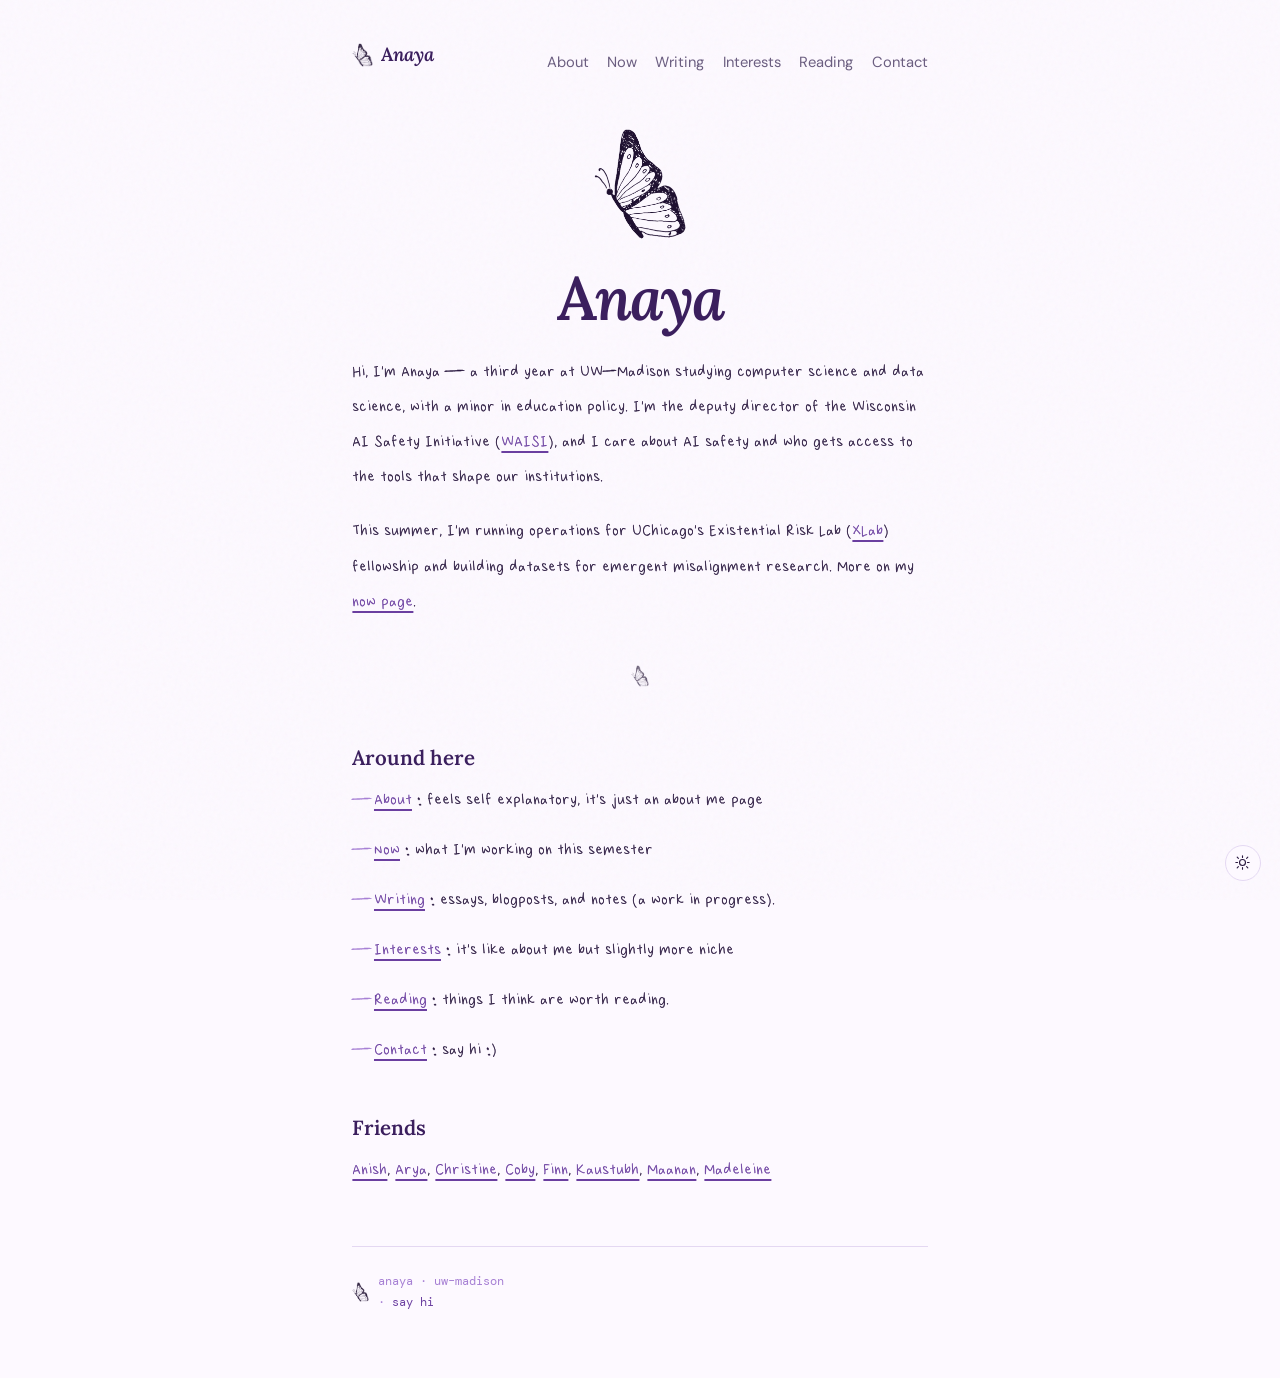
<file: index.html>
<!DOCTYPE html>
<html lang="en" data-theme="light">
<head>
  <meta charset="UTF-8" />
  <meta name="viewport" content="width=device-width, initial-scale=1.0"/>
  <title>Anaya Mandal — CS · Data Science · Education Policy</title>
  <meta name="description" content="Anaya Mandal — student at UW–Madison studying CS, Data Science, and Education Policy. Interested in AI safety and who gets access to the tools that shape our institutions.">
  <link rel="canonical" href="https://anayamandal.com/">
  <meta name="google-site-verification" content="bRWdzGA-npLcnhQO7zi7wikfPLaeNa8qLAGMxVcmnFM" />
  <meta name="author" content="Anaya Mandal">
  <meta name="theme-color" content="#6b3fa0">
  <meta property="og:type" content="website">
  <meta property="og:title" content="Anaya Mandal — CS · Data Science · Education Policy">
  <meta property="og:description" content="Student at UW–Madison working at the intersection of AI safety, data science, and education policy.">
  <meta property="og:url" content="https://anayamandal.com/">
  <meta name="twitter:card" content="summary_large_image">
  <meta property="og:image" content="https://anayamandal.com/og-image.png">
  <meta property="og:image:width" content="1200">
  <meta property="og:image:height" content="630">
  <meta name="twitter:image" content="https://anayamandal.com/og-image.png">
  <script>(function(){try{var t=localStorage.getItem('anaya-theme');if(t)document.documentElement.setAttribute('data-theme',t);}catch(e){}})();</script>
  <script type="application/ld+json">
  {"@context":"https://schema.org","@type":"Person","name":"Anaya Mandal","url":"https://anayamandal.com/",
   "jobTitle":"Student","affiliation":{"@type":"CollegeOrUniversity","name":"University of Wisconsin–Madison"},
   "sameAs":["https://www.linkedin.com/in/anaya-mandal/","https://github.com/total-anayalation"]}
  </script>
  <link rel="preconnect" href="https://fonts.googleapis.com">
  <link href="https://fonts.googleapis.com/css2?family=Lora:ital,wght@0,400;0,600;1,400&family=DM+Sans:wght@300;400;500&family=DM+Mono:wght@400;500&display=swap" rel="stylesheet">
  <link rel="stylesheet" href="shared.css">
  <link rel="icon" href="/favicon.ico" sizes="48x48">
  <link rel="icon" type="image/png" sizes="192x192" href="/favicon-192.png">
  <link rel="icon" type="image/png" sizes="96x96" href="/favicon-96.png">
  <link rel="icon" type="image/png" sizes="48x48" href="/favicon-48.png">
  <link rel="icon" type="image/svg+xml" href="/favicon.svg">
  <link rel="apple-touch-icon" href="/apple-touch-icon.png">
</head>
<body>
  <button class="theme-btn" onclick="toggleTheme()" aria-label="Toggle theme">
    <svg class="icon-sun" width="17" height="17" viewBox="0 0 24 24" fill="none" stroke="currentColor" stroke-width="1.6" stroke-linecap="round" aria-hidden="true"><circle cx="12" cy="12" r="4.2"/><path d="M12 2.6v2.4M12 19v2.4M4.5 4.5l1.7 1.7M17.8 17.8l1.7 1.7M2.6 12H5M19 12h2.4M4.5 19.5l1.7-1.7M17.8 6.2l1.7-1.7"/></svg><svg class="icon-moon" width="16" height="16" viewBox="0 0 24 24" fill="currentColor" aria-hidden="true"><path d="M20.5 15.2A8 8 0 0 1 9.3 4 7 7 0 1 0 20.5 15.2z"/></svg>
  </button>

  <div class="wrap">
    <nav class="nav">
      <a href="/" class="nav-home">
        <img class="ink-dark" src="butterfly-dark.png" alt="" aria-hidden="true">
        <img class="ink-light" src="butterfly-light.png" alt="" aria-hidden="true">
        <span>A<em>naya</em></span>
      </a>
      <div class="nav-links">
        <a href="/about">About</a>
        <a href="/now">Now</a>
        <a href="/blog">Writing</a>
        <a href="/interests">Interests</a>
        <a href="/reading">Reading</a>
        <a href="/contact">Contact</a>
      </div>
    </nav>

    <div class="home">
      <img class="home-fly ink-dark" src="butterfly-dark.png" alt="Hand-drawn butterfly">
      <img class="home-fly ink-light" src="butterfly-light.png" alt="" aria-hidden="true">
      <h1 class="home-name">A<em>naya</em></h1>
    </div>

    <p class="lead-in">Hi, I'm Anaya — a third year at UW–Madison studying computer science and data science, with a minor in education policy. I'm the deputy director of the Wisconsin AI Safety Initiative (<a href="https://waisi.org/" target="_blank" rel="noopener noreferrer">WAISI</a>), and I care about AI safety and who gets access to the tools that shape our institutions.</p>

    <p>This summer, I'm running operations for UChicago's Existential Risk Lab (<a href="https://xrisk.uchicago.edu/" target="_blank" rel="noopener noreferrer">XLab</a>) fellowship and building datasets for emergent misalignment research. More on my <a href="/now">now page</a>.</p>

    <div class="divider">
      <img class="ink-dark" src="butterfly-dark.png" alt="" aria-hidden="true">
      <img class="ink-light" src="butterfly-light.png" alt="" aria-hidden="true">
    </div>

    <h2>Around here</h2>
    <ul class="list">
      <li><a href="/about">About</a> : feels self explanatory, it's just an about me page</li>
      <li><a href="/now">Now</a> : what I'm working on this semester </li>
      <li><a href="/blog">Writing</a> : essays, blogposts, and notes (a work in progress).</li>
      <li><a href="/interests">Interests</a> : it's like about me but slightly more niche</li>
      <li><a href="/reading">Reading</a> : things I think are worth reading.</li>
      <li><a href="/contact">Contact</a> : say hi :)</li>
    </ul>

    <h2>Friends</h2>
    <p class="friends"><a href="https://dyed.rocks/" target="_blank" rel="noopener noreferrer">Anish</a>, <a href="https://www.linkedin.com/in/arya-p-ai/" target="_blank" rel="noopener noreferrer">Arya</a>, <a href="https://christinecorry.com/" target="_blank" rel="noopener noreferrer">Christine</a>, <a href="https://coby.lk/" target="_blank" rel="noopener noreferrer">Coby</a>, <a href="https://cheeetoo.github.io/" target="_blank" rel="noopener noreferrer">Finn</a>, <a href="https://www.kaustubhais.com/" target="_blank" rel="noopener noreferrer">Kaustubh</a>, <a href="https://maananpurothi.vercel.app/" target="_blank" rel="noopener noreferrer">Maanan</a>, <a href="https://mnhoffman.github.io/personal-website" target="_blank" rel="noopener noreferrer">Madeleine</a></p>


    <footer>
      <img class="foot-fly ink-dark" src="butterfly-dark.png" alt="" aria-hidden="true">
      <img class="foot-fly ink-light" src="butterfly-light.png" alt="" aria-hidden="true">
      <span>anaya · uw–madison · <a href="/contact">say hi</a></span>
      <iframe src="https://waisi.live/embed/anaya"
        title="waisi.live webring"
        style="width:100%;height:44px;border:0"
        loading="lazy"></iframe>
    </footer>
  </div>

  <script>
    function toggleTheme() {
      var d = document.documentElement.getAttribute('data-theme') === 'dark';
      document.documentElement.setAttribute('data-theme', d ? 'light' : 'dark');
      localStorage.setItem('anaya-theme', d ? 'light' : 'dark');
    }
  </script>
</body>
</html>
</file>
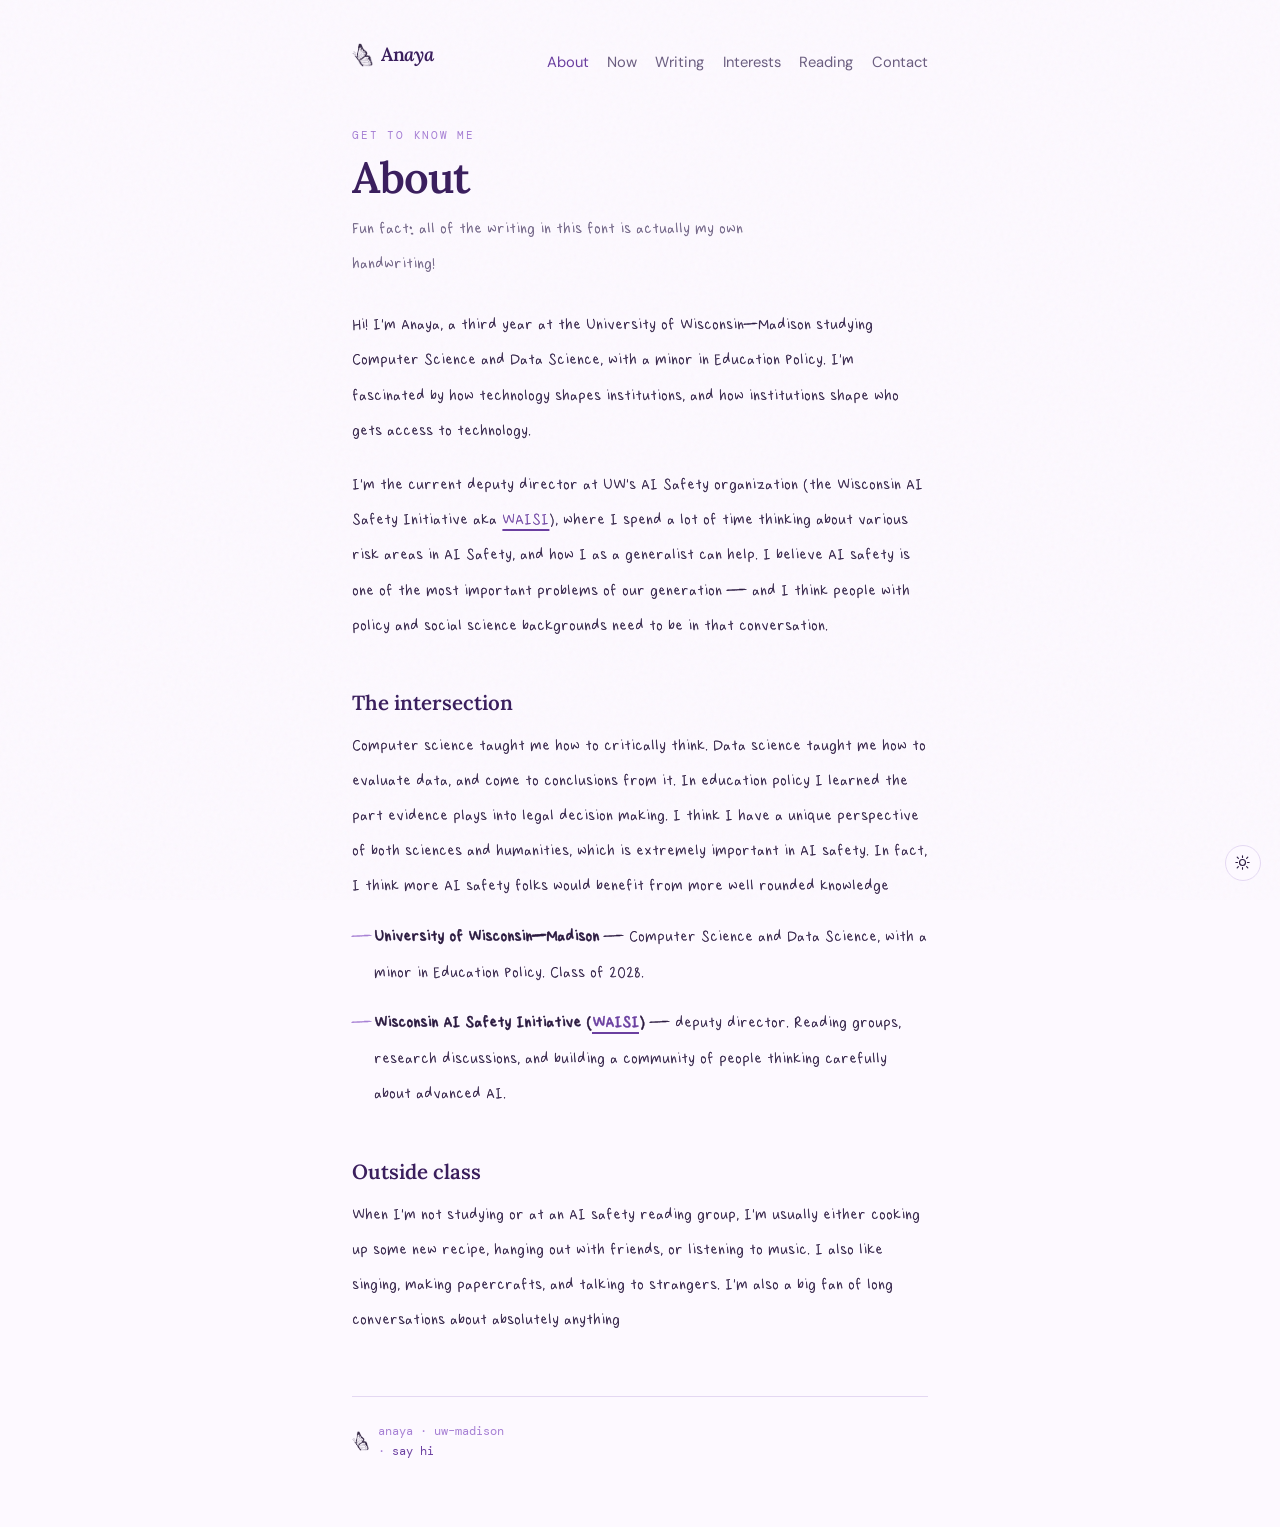
<file: about.html>
<!DOCTYPE html>
<html lang="en" data-theme="light">
<head>
  <meta charset="UTF-8"/><meta name="viewport" content="width=device-width, initial-scale=1.0"/>
  <title>About — Anaya Mandal</title>
  <meta name="description" content="About Anaya Mandal — student at UW–Madison studying CS, Data Science, and Education Policy, and an organizer of the Wisconsin AI Safety Initiative.">
  <link rel="canonical" href="https://anayamandal.com/about">
  <meta name="author" content="Anaya Mandal">
  <meta name="theme-color" content="#6b3fa0">
  <meta property="og:type" content="website">
  <meta property="og:title" content="About — Anaya">
  <meta property="og:description" content="CS, Data Science, and Education Policy at UW–Madison, with a focus on AI safety.">
  <meta property="og:url" content="https://anayamandal.com/about">
  <meta name="twitter:card" content="summary_large_image">
  <meta property="og:image" content="https://anayamandal.com/og-image.png">
  <meta property="og:image:width" content="1200">
  <meta property="og:image:height" content="630">
  <meta name="twitter:image" content="https://anayamandal.com/og-image.png">
  <script>(function(){try{var t=localStorage.getItem('anaya-theme');if(t)document.documentElement.setAttribute('data-theme',t);}catch(e){}})();</script>
  <link rel="preconnect" href="https://fonts.googleapis.com">
  <link href="https://fonts.googleapis.com/css2?family=Lora:ital,wght@0,400;0,600;1,400&family=DM+Sans:wght@300;400;500&family=DM+Mono:wght@400;500&display=swap" rel="stylesheet">
  <link rel="stylesheet" href="shared.css">
  <link rel="icon" href="/favicon.ico" sizes="48x48">
  <link rel="icon" type="image/png" sizes="192x192" href="/favicon-192.png">
  <link rel="icon" type="image/png" sizes="96x96" href="/favicon-96.png">
  <link rel="icon" type="image/png" sizes="48x48" href="/favicon-48.png">
  <link rel="icon" type="image/svg+xml" href="/favicon.svg">
  <link rel="apple-touch-icon" href="/apple-touch-icon.png">
</head>
<body>
  <button class="theme-btn" onclick="toggleTheme()" aria-label="Toggle theme">
    <svg class="icon-sun" width="17" height="17" viewBox="0 0 24 24" fill="none" stroke="currentColor" stroke-width="1.6" stroke-linecap="round" aria-hidden="true"><circle cx="12" cy="12" r="4.2"/><path d="M12 2.6v2.4M12 19v2.4M4.5 4.5l1.7 1.7M17.8 17.8l1.7 1.7M2.6 12H5M19 12h2.4M4.5 19.5l1.7-1.7M17.8 6.2l1.7-1.7"/></svg><svg class="icon-moon" width="16" height="16" viewBox="0 0 24 24" fill="currentColor" aria-hidden="true"><path d="M20.5 15.2A8 8 0 0 1 9.3 4 7 7 0 1 0 20.5 15.2z"/></svg>
  </button>

  <div class="wrap">
    <nav class="nav">
      <a href="/" class="nav-home">
        <img class="ink-dark" src="butterfly-dark.png" alt="" aria-hidden="true">
        <img class="ink-light" src="butterfly-light.png" alt="" aria-hidden="true">
        <span>An<em>aya</em></span>
      </a>
      <div class="nav-links">
        <a href="/about" class="active">About</a>
        <a href="/now">Now</a>
        <a href="/blog">Writing</a>
        <a href="/interests">Interests</a>
        <a href="/reading">Reading</a>
        <a href="/contact">Contact</a>
      </div>
    </nav>

    <div class="kicker">get to know me</div>
    <h1 class="title">About</h1>
    <p class="sub">Fun fact: all of the writing in this font is actually my own handwriting!</p>

    <p class="lead-in">Hi! I'm Anaya, a third year at the University of Wisconsin–Madison studying Computer Science and Data Science, with a minor in Education Policy. I'm fascinated by how technology shapes institutions, and how institutions shape who gets access to technology.</p>

    <p>I'm the current deputy director at UW's AI Safety organization (the Wisconsin AI Safety Initiative aka <a href="https://waisi.org/" target="_blank" rel="noopener noreferrer">WAISI</a>), where I spend a lot of time thinking about various risk areas in AI Safety, and how I as a generalist can help. I believe AI safety is one of the most important problems of our generation — and I think people with policy and social science backgrounds need to be in that conversation.</p>

    <h2>The intersection</h2>
    <p>Computer science taught me how to critically think. Data science taught me how to evaluate data, and come to conclusions from it. In education policy I learned the part evidence plays into legal decision making. I think I have a unique perspective of both sciences and humanities, which is extremely important in AI safety. In fact, I think more AI safety folks would benefit from more well rounded knowledge</p>

    <ul class="list">
      <li><strong>University of Wisconsin–Madison</strong> — Computer Science and Data Science, with a minor in Education Policy. Class of 2028.</li>
      <li><strong>Wisconsin AI Safety Initiative (<a href="https://waisi.org/" target="_blank" rel="noopener noreferrer">WAISI</a>)</strong> — deputy director. Reading groups, research discussions, and building a community of people thinking carefully about advanced AI.</li>
    </ul>

    <h2>Outside class</h2>
    <p>When I'm not studying or at an AI safety reading group, I'm usually either cooking up some new recipe, hanging out with friends, or listening to music. I also like singing, making papercrafts, and talking to strangers. I'm also a big fan of long conversations about absolutely anything</p>

    <footer>
      <img class="foot-fly ink-dark" src="butterfly-dark.png" alt="" aria-hidden="true">
      <img class="foot-fly ink-light" src="butterfly-light.png" alt="" aria-hidden="true">
      <span>anaya · uw–madison · <a href="/contact">say hi</a></span>
      <iframe src="https://waisi.live/embed/anaya"
        title="waisi.live webring"
        style="width:100%;height:44px;border:0"
        loading="lazy"></iframe>
    </footer>
  </div>

  <script>
    function toggleTheme() {
      var d = document.documentElement.getAttribute('data-theme') === 'dark';
      document.documentElement.setAttribute('data-theme', d ? 'light' : 'dark');
      localStorage.setItem('anaya-theme', d ? 'light' : 'dark');
    }
  </script>
</body>
</html>
</file>
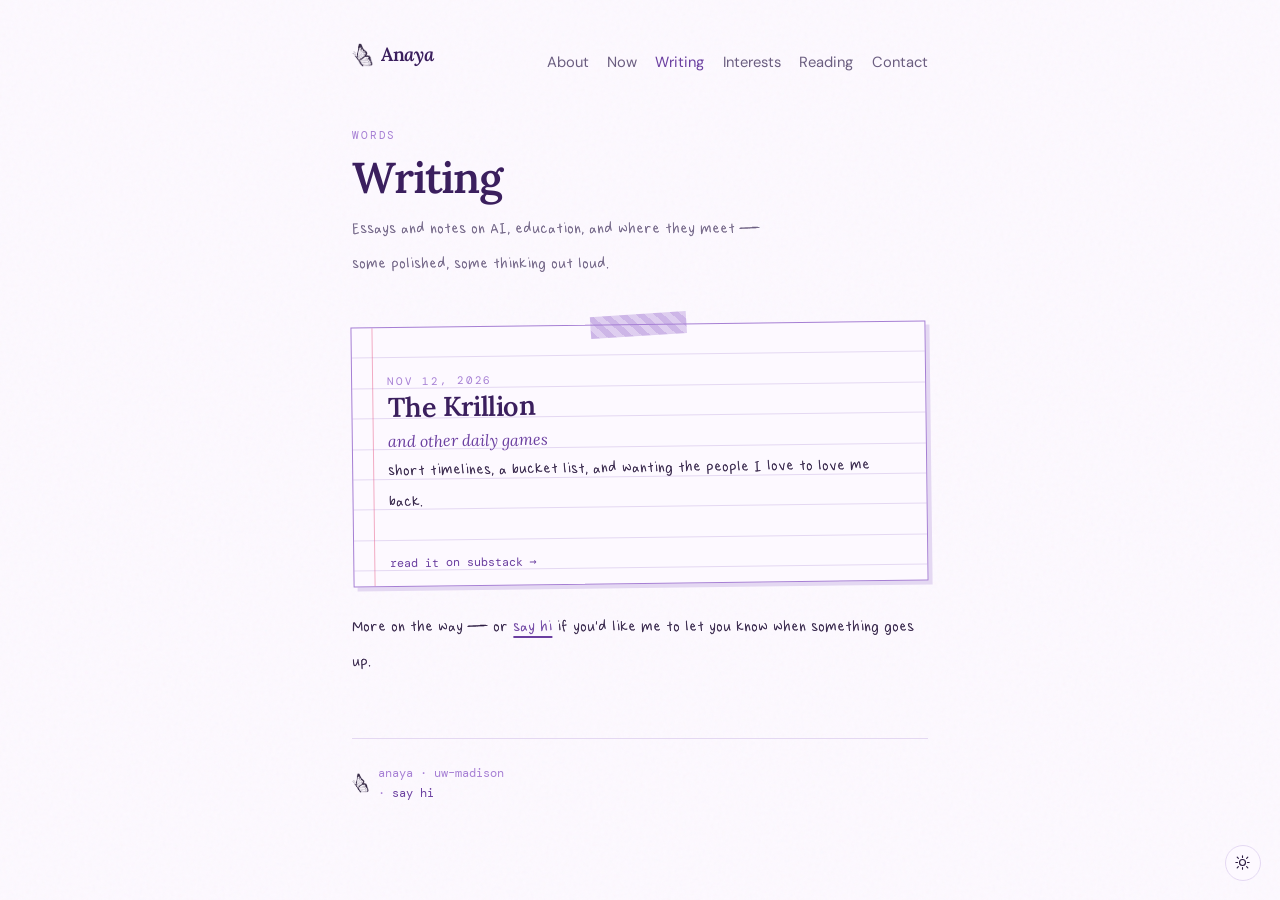
<file: blog.html>
<!DOCTYPE html>
<html lang="en" data-theme="light">
<head>
  <meta charset="UTF-8"/><meta name="viewport" content="width=device-width, initial-scale=1.0"/>
  <title>Writing — Anaya Mandal</title>
  <meta name="description" content="Writing by Anaya Mandal — essays and notes on AI, education, and where they intersect.">
  <link rel="canonical" href="https://anayamandal.com/blog">
  <meta name="author" content="Anaya Mandal">
  <meta name="theme-color" content="#6b3fa0">
  <meta property="og:type" content="website">
  <meta property="og:title" content="Writing — Anaya">
  <meta property="og:description" content="Essays and thinking-out-loud on AI, education, and the places they intersect.">
  <meta property="og:url" content="https://anayamandal.com/blog">
  <meta name="twitter:card" content="summary_large_image">
  <meta property="og:image" content="https://anayamandal.com/og-image.png">
  <meta property="og:image:width" content="1200">
  <meta property="og:image:height" content="630">
  <meta name="twitter:image" content="https://anayamandal.com/og-image.png">
  <script>(function(){try{var t=localStorage.getItem('anaya-theme');if(t)document.documentElement.setAttribute('data-theme',t);}catch(e){}})();</script>
  <link rel="preconnect" href="https://fonts.googleapis.com">
  <link href="https://fonts.googleapis.com/css2?family=Lora:ital,wght@0,400;0,600;1,400&family=DM+Sans:wght@300;400;500&family=DM+Mono:wght@400;500&display=swap" rel="stylesheet">
  <link rel="stylesheet" href="shared.css">
  <style>
    .post {
      --line: 1.9rem;
      position: relative; display: block; margin: 2.6rem 0 1.6rem;
      padding: var(--line) 1.5rem calc(var(--line) * .5) 2.2rem;
      border: 1.5px solid var(--lavender);
      background:
        linear-gradient(90deg, transparent 1.25rem, color-mix(in srgb, #e86a92 55%, transparent) 1.25rem, color-mix(in srgb, #e86a92 55%, transparent) calc(1.25rem + 1.5px), transparent calc(1.25rem + 1.5px)),
        repeating-linear-gradient(to bottom, transparent 0 calc(var(--line) - 1px), var(--rule) calc(var(--line) - 1px) var(--line)),
        var(--bg);
      color: var(--ink); text-decoration: none;
      transform: rotate(-.7deg);
      box-shadow: 4px 4px 0 var(--rule);
      transition: transform .22s cubic-bezier(.34,1.56,.64,1), box-shadow .2s ease, border-color .2s;
    }
    /* washi tape */
    .post::before {
      content: ''; position: absolute; top: -11px; left: 50%;
      width: 96px; height: 22px; transform: translateX(-50%) rotate(-3deg);
      background: repeating-linear-gradient(45deg,
        color-mix(in srgb, var(--lavender) 55%, transparent) 0 6px,
        color-mix(in srgb, var(--lavender) 35%, transparent) 6px 12px);
    }
    .post:hover, .post:focus-visible {
      transform: translateY(-4px) rotate(.4deg);
      box-shadow: 7px 7px 0 color-mix(in srgb, var(--lavender) 45%, transparent);
      border-color: var(--violet);
    }
    @media (prefers-reduced-motion: reduce) {
      .post { transition: none; }
    }
    /* every line of text sits on a ruled line */
    .post span { display: block; position: relative; margin: 0; line-height: var(--line); }
    .post-date {
      font-family: 'DM Mono', monospace; font-size: .68rem; top: .5rem;
      letter-spacing: .16em; text-transform: uppercase; color: var(--lavender);
    }
    .post-title {
      font-family: 'Lora', serif; font-weight: 600; font-size: 1.7rem; top: .22rem;
      color: var(--plum); letter-spacing: -.02em;
    }
    .post-sub { font-family: 'Lora', serif; font-style: italic; color: var(--violet); top: .4rem; }
    .post-blurb {
      font-family: 'Handwriting', 'DM Sans', system-ui, sans-serif;
      font-size: 1.3rem; color: var(--ink); top: .48rem;
      -webkit-text-stroke: 0.4px currentColor;
    }
    .post .post-cta {
      font-family: 'DM Mono', monospace; font-size: .74rem; top: .48rem;
      margin-top: var(--line); color: var(--violet);
    }
    .post:hover .post-cta { text-decoration: underline; text-underline-offset: 3px; }
  </style>
  <link rel="icon" href="/favicon.ico" sizes="48x48">
  <link rel="icon" type="image/png" sizes="192x192" href="/favicon-192.png">
  <link rel="icon" type="image/png" sizes="96x96" href="/favicon-96.png">
  <link rel="icon" type="image/png" sizes="48x48" href="/favicon-48.png">
  <link rel="icon" type="image/svg+xml" href="/favicon.svg">
  <link rel="apple-touch-icon" href="/apple-touch-icon.png">
</head>
<body>
  <button class="theme-btn" onclick="toggleTheme()" aria-label="Toggle theme">
    <svg class="icon-sun" width="17" height="17" viewBox="0 0 24 24" fill="none" stroke="currentColor" stroke-width="1.6" stroke-linecap="round" aria-hidden="true"><circle cx="12" cy="12" r="4.2"/><path d="M12 2.6v2.4M12 19v2.4M4.5 4.5l1.7 1.7M17.8 17.8l1.7 1.7M2.6 12H5M19 12h2.4M4.5 19.5l1.7-1.7M17.8 6.2l1.7-1.7"/></svg><svg class="icon-moon" width="16" height="16" viewBox="0 0 24 24" fill="currentColor" aria-hidden="true"><path d="M20.5 15.2A8 8 0 0 1 9.3 4 7 7 0 1 0 20.5 15.2z"/></svg>
  </button>

  <div class="wrap">
    <nav class="nav">
      <a href="/" class="nav-home">
        <img class="ink-dark" src="butterfly-dark.png" alt="" aria-hidden="true">
        <img class="ink-light" src="butterfly-light.png" alt="" aria-hidden="true">
        <span>An<em>aya</em></span>
      </a>
      <div class="nav-links">
        <a href="/about">About</a>
        <a href="/now">Now</a>
        <a href="/blog" class="active">Writing</a>
        <a href="/interests">Interests</a>
        <a href="/reading">Reading</a>
        <a href="/contact">Contact</a>
      </div>
    </nav>

    <div class="kicker">words</div>
    <h1 class="title">Writing</h1>
    <p class="sub">Essays and notes on AI, education, and where they meet — some polished, some thinking out loud.</p>

    <a class="post" href="https://totalanayalation.substack.com/p/the-krillion" target="_blank" rel="noopener">
      <span class="post-date">nov 12, 2026</span>
      <span class="post-title">The Krillion</span>
      <span class="post-sub">and other daily games</span>
      <span class="post-blurb">short timelines, a bucket list, and wanting the people I love to love me back.</span>
      <span class="post-cta">read it on substack →</span>
    </a>

    <p>More on the way — or <a href="/contact">say hi</a> if you'd like me to let you know when something goes up.</p>

    <footer>
      <img class="foot-fly ink-dark" src="butterfly-dark.png" alt="" aria-hidden="true">
      <img class="foot-fly ink-light" src="butterfly-light.png" alt="" aria-hidden="true">
      <span>anaya · uw–madison · <a href="/contact">say hi</a></span>
      <iframe src="https://waisi.live/embed/anaya"
        title="waisi.live webring"
        style="width:100%;height:44px;border:0"
        loading="lazy"></iframe>
    </footer>
  </div>

  <script>
    function toggleTheme() {
      var d = document.documentElement.getAttribute('data-theme') === 'dark';
      document.documentElement.setAttribute('data-theme', d ? 'light' : 'dark');
      localStorage.setItem('anaya-theme', d ? 'light' : 'dark');
    }
  </script>
</body>
</html>
</file>
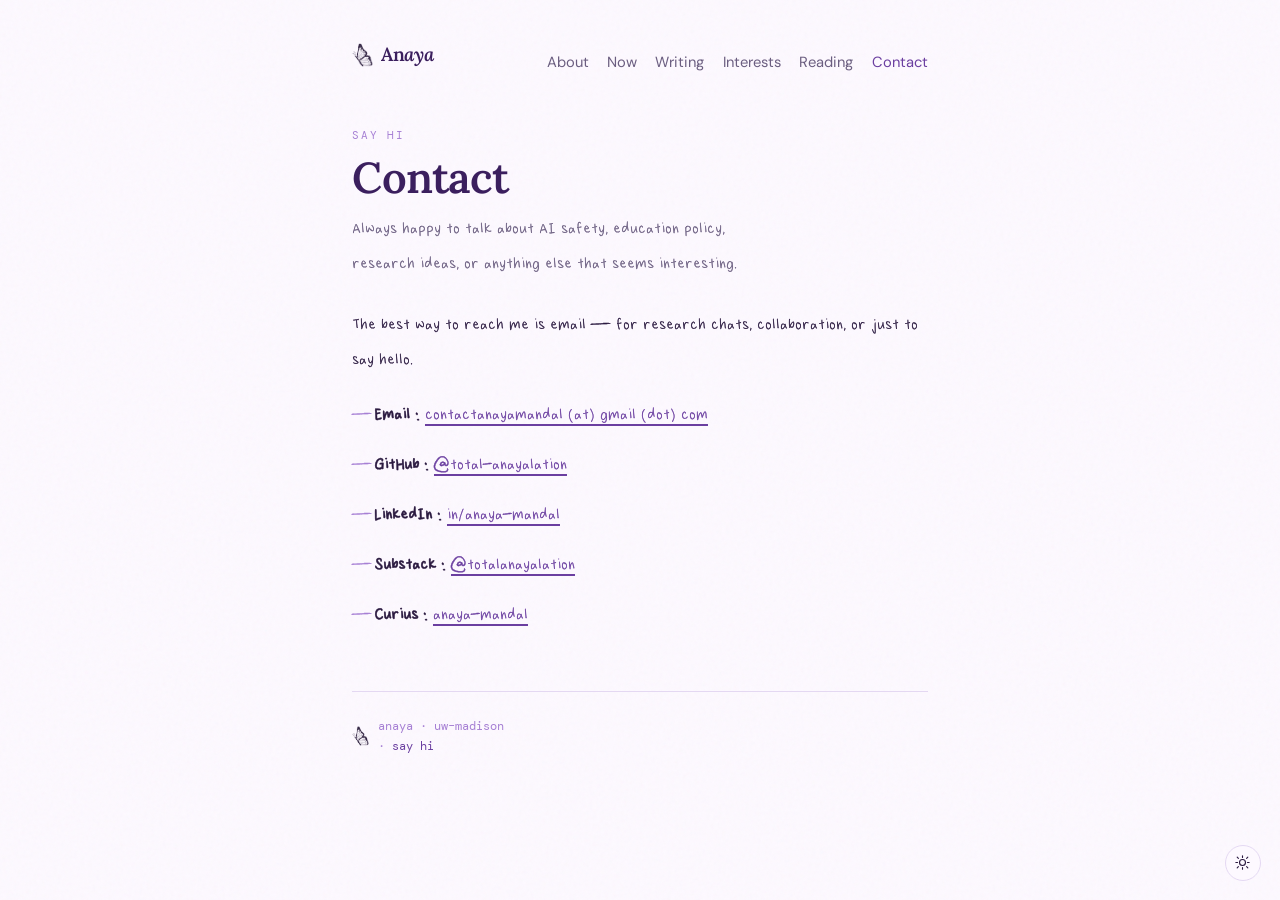
<file: contact.html>
<!DOCTYPE html>
<html lang="en" data-theme="light">
<head>
  <meta charset="UTF-8"/><meta name="viewport" content="width=device-width, initial-scale=1.0"/>
  <title>Contact — Anaya Mandal</title>
  <meta name="description" content="Get in touch with Anaya Mandal — email, GitHub, and LinkedIn. Always happy to chat about AI safety, education policy, and research.">
  <link rel="canonical" href="https://anayamandal.com/contact">
  <meta name="author" content="Anaya Mandal">
  <meta name="theme-color" content="#6b3fa0">
  <meta property="og:type" content="website">
  <meta property="og:title" content="Contact — Anaya">
  <meta property="og:description" content="Get in touch with Anaya Mandal — email, GitHub, and LinkedIn.">
  <meta property="og:url" content="https://anayamandal.com/contact">
  <meta name="twitter:card" content="summary_large_image">
  <meta property="og:image" content="https://anayamandal.com/og-image.png">
  <meta property="og:image:width" content="1200">
  <meta property="og:image:height" content="630">
  <meta name="twitter:image" content="https://anayamandal.com/og-image.png">
  <script>(function(){try{var t=localStorage.getItem('anaya-theme');if(t)document.documentElement.setAttribute('data-theme',t);}catch(e){}})();</script>
  <link rel="preconnect" href="https://fonts.googleapis.com">
  <link href="https://fonts.googleapis.com/css2?family=Lora:ital,wght@0,400;0,600;1,400&family=DM+Sans:wght@300;400;500&family=DM+Mono:wght@400;500&display=swap" rel="stylesheet">
  <link rel="stylesheet" href="shared.css">
  <link rel="icon" href="/favicon.ico" sizes="48x48">
  <link rel="icon" type="image/png" sizes="192x192" href="/favicon-192.png">
  <link rel="icon" type="image/png" sizes="96x96" href="/favicon-96.png">
  <link rel="icon" type="image/png" sizes="48x48" href="/favicon-48.png">
  <link rel="icon" type="image/svg+xml" href="/favicon.svg">
  <link rel="apple-touch-icon" href="/apple-touch-icon.png">
</head>
<body>
  <button class="theme-btn" onclick="toggleTheme()" aria-label="Toggle theme">
    <svg class="icon-sun" width="17" height="17" viewBox="0 0 24 24" fill="none" stroke="currentColor" stroke-width="1.6" stroke-linecap="round" aria-hidden="true"><circle cx="12" cy="12" r="4.2"/><path d="M12 2.6v2.4M12 19v2.4M4.5 4.5l1.7 1.7M17.8 17.8l1.7 1.7M2.6 12H5M19 12h2.4M4.5 19.5l1.7-1.7M17.8 6.2l1.7-1.7"/></svg><svg class="icon-moon" width="16" height="16" viewBox="0 0 24 24" fill="currentColor" aria-hidden="true"><path d="M20.5 15.2A8 8 0 0 1 9.3 4 7 7 0 1 0 20.5 15.2z"/></svg>
  </button>

  <div class="wrap">
    <nav class="nav">
      <a href="/" class="nav-home">
        <img class="ink-dark" src="butterfly-dark.png" alt="" aria-hidden="true">
        <img class="ink-light" src="butterfly-light.png" alt="" aria-hidden="true">
        <span>An<em>aya</em></span>
      </a>
      <div class="nav-links">
        <a href="/about">About</a>
        <a href="/now">Now</a>
        <a href="/blog">Writing</a>
        <a href="/interests">Interests</a>
        <a href="/reading">Reading</a>
        <a href="/contact" class="active">Contact</a>
      </div>
    </nav>

    <div class="kicker">say hi</div>
    <h1 class="title">Contact</h1>
    <p class="sub">Always happy to talk about AI safety, education policy, research ideas, or anything else that seems interesting.</p>

    <p class="lead-in">The best way to reach me is email — for research chats, collaboration, or just to say hello.</p>

    <ul class="list">
      <li><strong>Email</strong> : <a href="mailto:contactanayamandal+website@gmail.com">contactanayamandal (at) gmail (dot) com</a></li>
      <li><strong>GitHub</strong> : <a href="https://github.com/total-anayalation" target="_blank" rel="noopener noreferrer">@total-anayalation</a></li>
      <li><strong>LinkedIn</strong> : <a href="https://www.linkedin.com/in/anaya-mandal/" target="_blank" rel="noopener noreferrer">in/anaya-mandal</a></li>
      <li><strong>Substack</strong> : <a href="https://substack.com/@totalanayalation" target="_blank" rel="noopener noreferrer">@totalanayalation</a></li>
      <li><strong>Curius</strong> : <a href="https://curius.app/anaya-mandal" target="_blank" rel="noopener noreferrer">anaya-mandal</a></li>
    </ul>

    <footer>
      <img class="foot-fly ink-dark" src="butterfly-dark.png" alt="" aria-hidden="true">
      <img class="foot-fly ink-light" src="butterfly-light.png" alt="" aria-hidden="true">
      <span>anaya · uw–madison · <a href="/contact">say hi</a></span>
      <iframe src="https://waisi.live/embed/anaya"
        title="waisi.live webring"
        style="width:100%;height:44px;border:0"
        loading="lazy"></iframe>
    </footer>
  </div>

  <script>
    function toggleTheme() {
      var d = document.documentElement.getAttribute('data-theme') === 'dark';
      document.documentElement.setAttribute('data-theme', d ? 'light' : 'dark');
      localStorage.setItem('anaya-theme', d ? 'light' : 'dark');
    }
  </script>
</body>
</html>
</file>
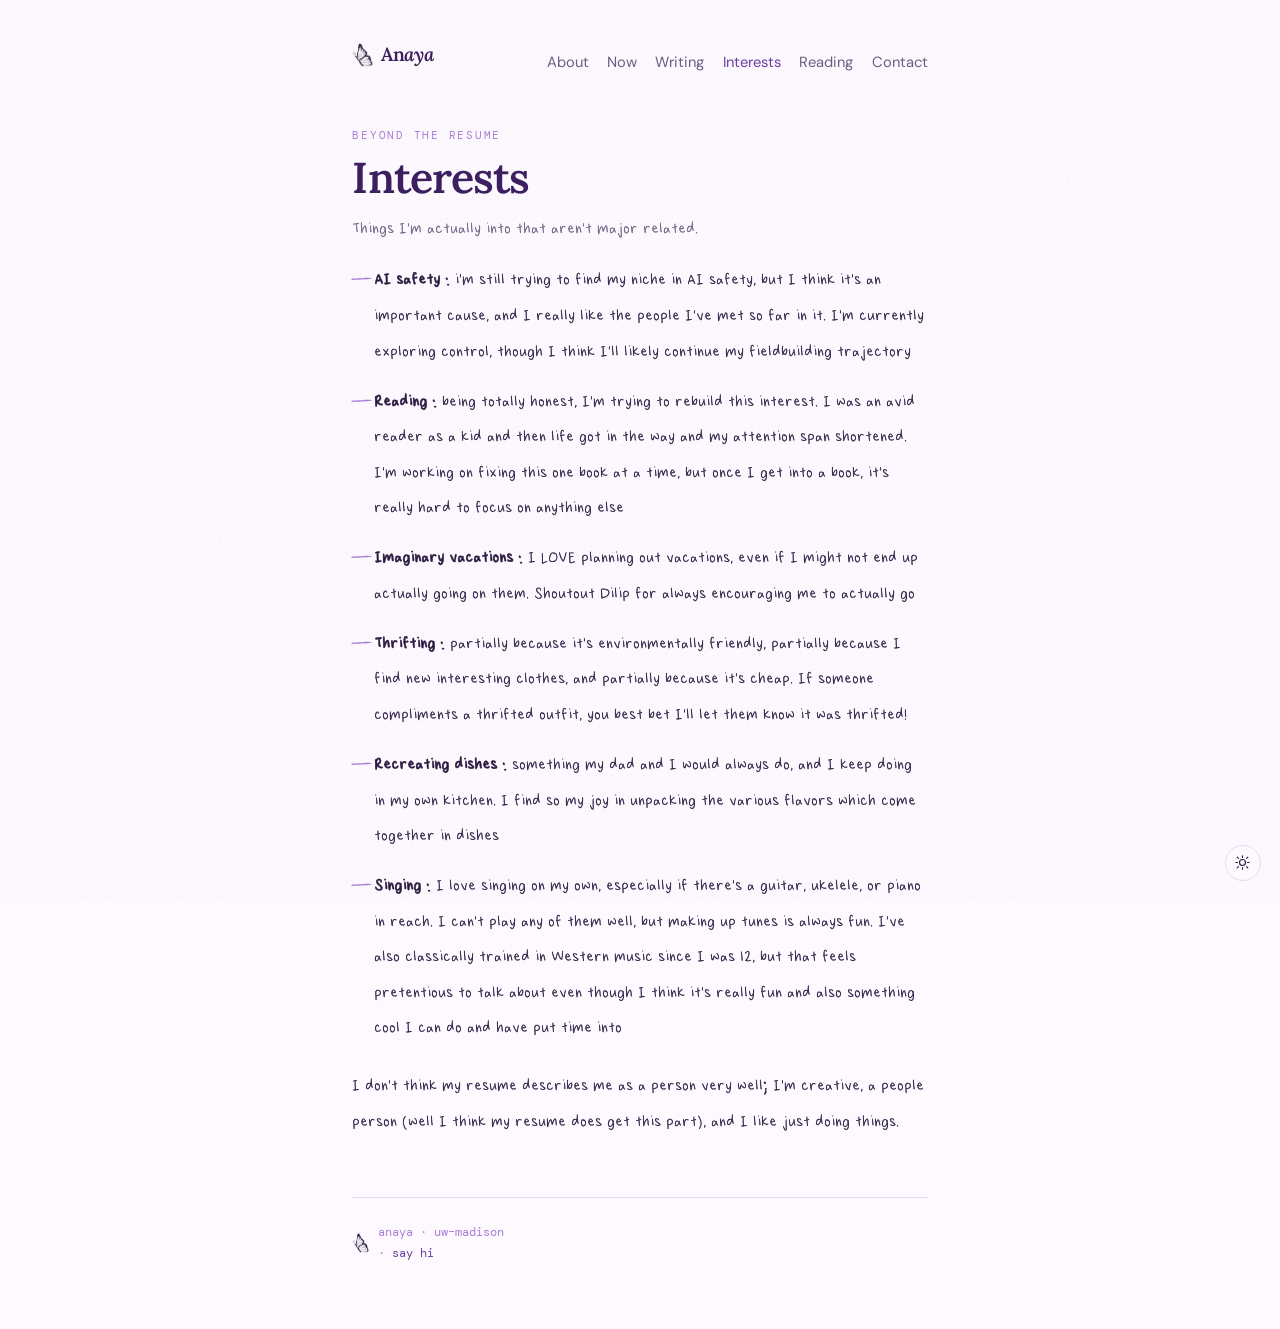
<file: interests.html>
<!DOCTYPE html>
<html lang="en" data-theme="light">
<head>
  <meta charset="UTF-8"/><meta name="viewport" content="width=device-width, initial-scale=1.0"/>
  <title>Interests — Anaya Mandal</title>
  <meta name="description" content="Anaya Mandal's interests beyond the resume — AI safety, reading, thrifting, cooking, over-planning trips, and singing.">
  <link rel="canonical" href="https://anayamandal.com/interests">
  <meta name="author" content="Anaya Mandal">
  <meta name="theme-color" content="#6b3fa0">
  <meta property="og:type" content="website">
  <meta property="og:title" content="Interests — Anaya">
  <meta property="og:description" content="The things Anaya genuinely loves and the rabbit holes she falls into.">
  <meta property="og:url" content="https://anayamandal.com/interests">
  <meta name="twitter:card" content="summary_large_image">
  <meta property="og:image" content="https://anayamandal.com/og-image.png">
  <meta property="og:image:width" content="1200">
  <meta property="og:image:height" content="630">
  <meta name="twitter:image" content="https://anayamandal.com/og-image.png">
  <script>(function(){try{var t=localStorage.getItem('anaya-theme');if(t)document.documentElement.setAttribute('data-theme',t);}catch(e){}})();</script>
  <link rel="preconnect" href="https://fonts.googleapis.com">
  <link href="https://fonts.googleapis.com/css2?family=Lora:ital,wght@0,400;0,600;1,400&family=DM+Sans:wght@300;400;500&family=DM+Mono:wght@400;500&display=swap" rel="stylesheet">
  <link rel="stylesheet" href="shared.css">
  <link rel="icon" href="/favicon.ico" sizes="48x48">
  <link rel="icon" type="image/png" sizes="192x192" href="/favicon-192.png">
  <link rel="icon" type="image/png" sizes="96x96" href="/favicon-96.png">
  <link rel="icon" type="image/png" sizes="48x48" href="/favicon-48.png">
  <link rel="icon" type="image/svg+xml" href="/favicon.svg">
  <link rel="apple-touch-icon" href="/apple-touch-icon.png">
</head>
<body>
  <button class="theme-btn" onclick="toggleTheme()" aria-label="Toggle theme">
    <svg class="icon-sun" width="17" height="17" viewBox="0 0 24 24" fill="none" stroke="currentColor" stroke-width="1.6" stroke-linecap="round" aria-hidden="true"><circle cx="12" cy="12" r="4.2"/><path d="M12 2.6v2.4M12 19v2.4M4.5 4.5l1.7 1.7M17.8 17.8l1.7 1.7M2.6 12H5M19 12h2.4M4.5 19.5l1.7-1.7M17.8 6.2l1.7-1.7"/></svg><svg class="icon-moon" width="16" height="16" viewBox="0 0 24 24" fill="currentColor" aria-hidden="true"><path d="M20.5 15.2A8 8 0 0 1 9.3 4 7 7 0 1 0 20.5 15.2z"/></svg>
  </button>

  <div class="wrap">
    <nav class="nav">
      <a href="/" class="nav-home">
        <img class="ink-dark" src="butterfly-dark.png" alt="" aria-hidden="true">
        <img class="ink-light" src="butterfly-light.png" alt="" aria-hidden="true">
        <span>An<em>aya</em></span>
      </a>
      <div class="nav-links">
        <a href="/about">About</a>
        <a href="/now">Now</a>
        <a href="/blog">Writing</a>
        <a href="/interests" class="active">Interests</a>
        <a href="/reading">Reading</a>
        <a href="/contact">Contact</a>
      </div>
    </nav>

    <div class="kicker">beyond the resume</div>
    <h1 class="title">Interests</h1>
    <p class="sub">Things I'm actually into that aren't major related.</p>

    <ul class="list">
      <li><strong>AI safety</strong> : i'm still trying to find my niche in AI safety, but I think it's an important cause, and I really like the people I've met so far in it. I'm currently exploring control, though I think I'll likely continue my fieldbuilding trajectory</li>
      <li><strong>Reading</strong> : being totally honest, I'm trying to rebuild this interest. I was an avid reader as a kid and then life got in the way and my attention span shortened. I'm working on fixing this one book at a time, but once I get into a book, it's really hard to focus on anything else</li>
      <li><strong>Imaginary vacations</strong> : I LOVE planning out vacations, even if I might not end up actually going on them. Shoutout Dilip for always encouraging me to actually go</li>
      <li><strong>Thrifting</strong> : partially because it's environmentally friendly, partially because I find new interesting clothes, and partially because it's cheap. If someone compliments a thrifted outfit, you best bet I'll let them know it was thrifted!</li>
      <li><strong>Recreating dishes</strong> : something my dad and I would always do, and I keep doing in my own kitchen. I find so my joy in unpacking the various flavors which come together in dishes</li>
      <li><strong>Singing</strong> : I love singing on my own, especially if there's a guitar, ukelele, or piano in reach. I can't play any of them well, but making up tunes is always fun. I've also classically trained in Western music since I was 12, but that feels pretentious to talk about even though I think it's really fun and also something cool I can do and have put time into</li>
    </ul>

    <p>I don't think my resume describes me as a person very well; I'm creative, a people person (well I think my resume does get this part), and I like just doing things. </p>

    <footer>
      <img class="foot-fly ink-dark" src="butterfly-dark.png" alt="" aria-hidden="true">
      <img class="foot-fly ink-light" src="butterfly-light.png" alt="" aria-hidden="true">
      <span>anaya · uw–madison · <a href="/contact">say hi</a></span>
      <iframe src="https://waisi.live/embed/anaya"
        title="waisi.live webring"
        style="width:100%;height:44px;border:0"
        loading="lazy"></iframe>
    </footer>
  </div>

  <script>
    function toggleTheme() {
      var d = document.documentElement.getAttribute('data-theme') === 'dark';
      document.documentElement.setAttribute('data-theme', d ? 'light' : 'dark');
      localStorage.setItem('anaya-theme', d ? 'light' : 'dark');
    }
  </script>
</body>
</html>
</file>
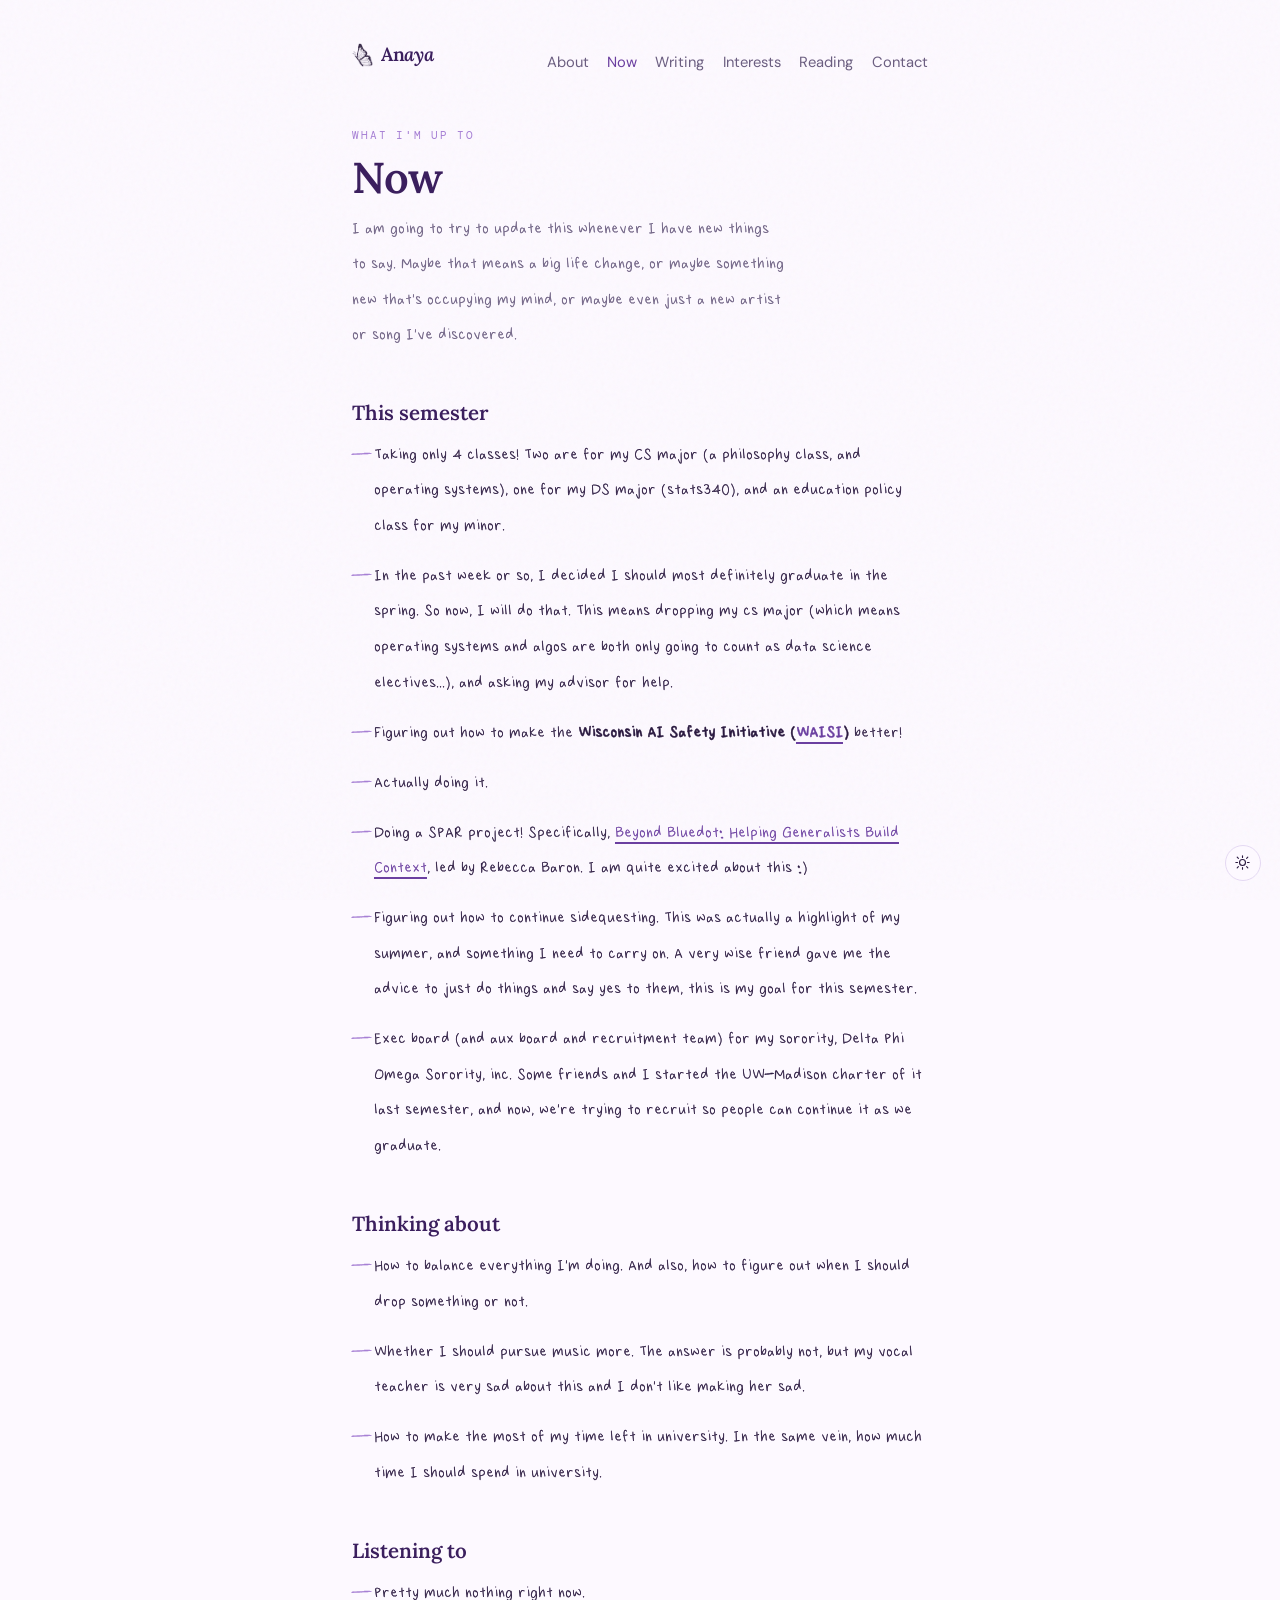
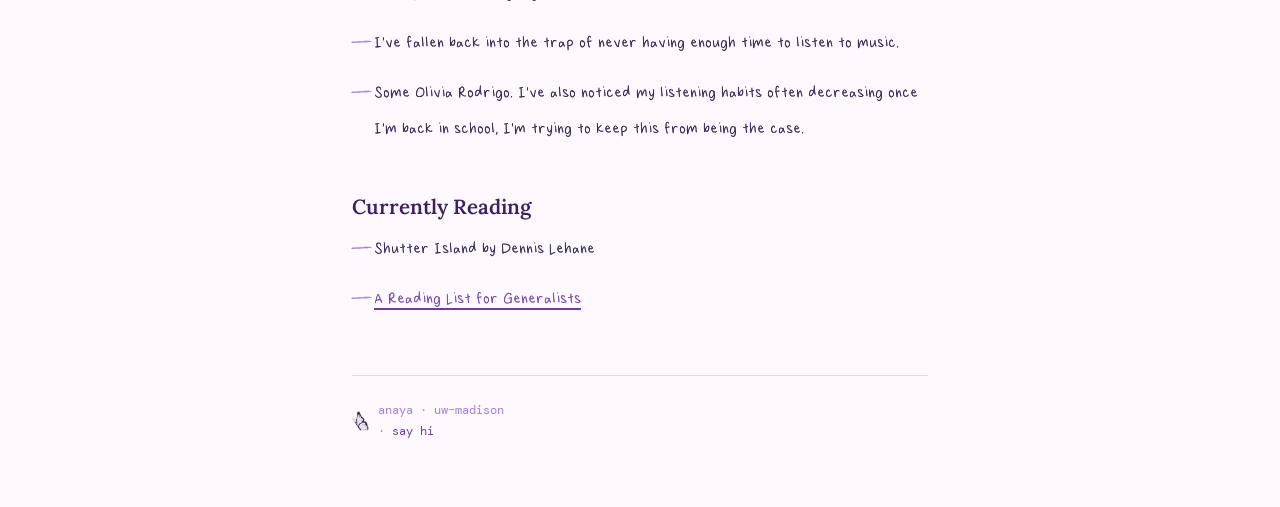
<file: now.html>
<!DOCTYPE html>
<html lang="en" data-theme="light">
<head>
  <meta charset="UTF-8"/><meta name="viewport" content="width=device-width, initial-scale=1.0"/>
  <title>Now — Anaya Mandal</title>
  <meta name="description" content="What Anaya Mandal is up to right now — summer research at UChicago's XLab, emergent misalignment datasets, and the Wisconsin AI Safety Initiative.">
  <link rel="canonical" href="https://anayamandal.com/now">
  <meta name="author" content="Anaya Mandal">
  <meta name="theme-color" content="#6b3fa0">
  <meta property="og:type" content="website">
  <meta property="og:title" content="Now — Anaya">
  <meta property="og:description" content="A snapshot of what's occupying Anaya's time and attention right now.">
  <meta property="og:url" content="https://anayamandal.com/now">
  <meta name="twitter:card" content="summary_large_image">
  <meta property="og:image" content="https://anayamandal.com/og-image.png">
  <meta property="og:image:width" content="1200">
  <meta property="og:image:height" content="630">
  <meta name="twitter:image" content="https://anayamandal.com/og-image.png">
  <script>(function(){try{var t=localStorage.getItem('anaya-theme');if(t)document.documentElement.setAttribute('data-theme',t);}catch(e){}})();</script>
  <link rel="preconnect" href="https://fonts.googleapis.com">
  <link href="https://fonts.googleapis.com/css2?family=Lora:ital,wght@0,400;0,600;1,400&family=DM+Sans:wght@300;400;500&family=DM+Mono:wght@400;500&display=swap" rel="stylesheet">
  <link rel="stylesheet" href="shared.css">
  <link rel="icon" href="/favicon.ico" sizes="48x48">
  <link rel="icon" type="image/png" sizes="192x192" href="/favicon-192.png">
  <link rel="icon" type="image/png" sizes="96x96" href="/favicon-96.png">
  <link rel="icon" type="image/png" sizes="48x48" href="/favicon-48.png">
  <link rel="icon" type="image/svg+xml" href="/favicon.svg">
  <link rel="apple-touch-icon" href="/apple-touch-icon.png">
</head>
<body>
  <button class="theme-btn" onclick="toggleTheme()" aria-label="Toggle theme">
    <svg class="icon-sun" width="17" height="17" viewBox="0 0 24 24" fill="none" stroke="currentColor" stroke-width="1.6" stroke-linecap="round" aria-hidden="true"><circle cx="12" cy="12" r="4.2"/><path d="M12 2.6v2.4M12 19v2.4M4.5 4.5l1.7 1.7M17.8 17.8l1.7 1.7M2.6 12H5M19 12h2.4M4.5 19.5l1.7-1.7M17.8 6.2l1.7-1.7"/></svg><svg class="icon-moon" width="16" height="16" viewBox="0 0 24 24" fill="currentColor" aria-hidden="true"><path d="M20.5 15.2A8 8 0 0 1 9.3 4 7 7 0 1 0 20.5 15.2z"/></svg>
  </button>

  <div class="wrap">
    <nav class="nav">
      <a href="/" class="nav-home">
        <img class="ink-dark" src="butterfly-dark.png" alt="" aria-hidden="true">
        <img class="ink-light" src="butterfly-light.png" alt="" aria-hidden="true">
        <span>An<em>aya</em></span>
      </a>
      <div class="nav-links">
        <a href="/about">About</a>
        <a href="/now" class="active">Now</a>
        <a href="/blog">Writing</a>
        <a href="/interests">Interests</a>
        <a href="/reading">Reading</a>
        <a href="/contact">Contact</a>
      </div>
    </nav>

    <div class="kicker">what i'm up to</div>
    <h1 class="title">Now</h1>
    <p class="sub">I am going to try to update this whenever I have new things to say. Maybe that means a big life change, or maybe something new that's occupying my mind, or maybe even just a new artist or song I've discovered. </p>

    <h2>This semester</h2>
    <ul class="list">
      <li>Taking only 4 classes! Two are for my CS major (a philosophy class, and operating systems), one for my DS major (stats340), and an education policy class for my minor. </li>
      <li>In the past week or so, I decided I should most definitely graduate in the spring. So now, I will do that. This means dropping my cs major (which means operating systems and algos are both only going to count as data science electives...), and asking my advisor for help. </li>
      <li>Figuring out how to make the <strong>Wisconsin AI Safety Initiative (<a href="https://waisi.org/" target="_blank" rel="noopener noreferrer">WAISI</a>)</strong> better!</li>
      <li>Actually doing it. </li>
      <li>Doing a SPAR project! Specifically, <a href="https://sparai.org/projects/f26/recGSb6cJdzsVuPuu/" target="_blank" rel="noopener noreferrer">Beyond Bluedot: Helping Generalists Build Context</a>, led by Rebecca Baron. I am quite excited about this :) </li>
      <li>Figuring out how to continue sidequesting. This was actually a highlight of my summer, and something I need to carry on. A very wise friend gave me the advice to just do things and say yes to them, this is my goal for this semester.</li>
      <li>Exec board (and aux board and recruitment team) for my sorority, Delta Phi Omega Sorority, inc. Some friends and I started the UW-Madison charter of it last semester, and now, we're trying to recruit so people can continue it as we graduate. </li>
    </ul>

    <h2>Thinking about</h2>
    <ul class="list">
      <li>How to balance everything I'm doing. And also, how to figure out when I should drop something or not. </li>
      <li>Whether I should pursue music more. The answer is probably not, but my vocal teacher is very sad about this and I don't like making her sad. </li>
      <li>How to make the most of my time left in university. In the same vein, how much time I should spend in university. </li>
    </ul>

    <h2>Listening to</h2>
    <ul class="list">
      <li>Pretty much nothing right now. </li>
      <li>I've fallen back into the trap of never having enough time to listen to music. </li>
      <li>Some Olivia Rodrigo. I've also noticed my listening habits often decreasing once I'm back in school, I'm trying to keep this from being the case. </li>
    </ul>

    <h2>Currently Reading</h2>
    <ul class="list">
      <li>Shutter Island by Dennis Lehane</li>
      <li><a href="https://www.lesswrong.com/posts/sH4cFDDjRdGrn3p2o/a-reading-list-for-generalists" target="_blank" rel="noopener noreferrer">A Reading List for Generalists</a></li>
    </ul>

    <footer>
      <img class="foot-fly ink-dark" src="butterfly-dark.png" alt="" aria-hidden="true">
      <img class="foot-fly ink-light" src="butterfly-light.png" alt="" aria-hidden="true">
      <span>anaya · uw–madison · <a href="/contact">say hi</a></span>
      <iframe src="https://waisi.live/embed/anaya"
        title="waisi.live webring"
        style="width:100%;height:44px;border:0"
        loading="lazy"></iframe>
    </footer>
  </div>

  <script>
    function toggleTheme() {
      var d = document.documentElement.getAttribute('data-theme') === 'dark';
      document.documentElement.setAttribute('data-theme', d ? 'light' : 'dark');
      localStorage.setItem('anaya-theme', d ? 'light' : 'dark');
    }
  </script>
</body>
</html>
</file>
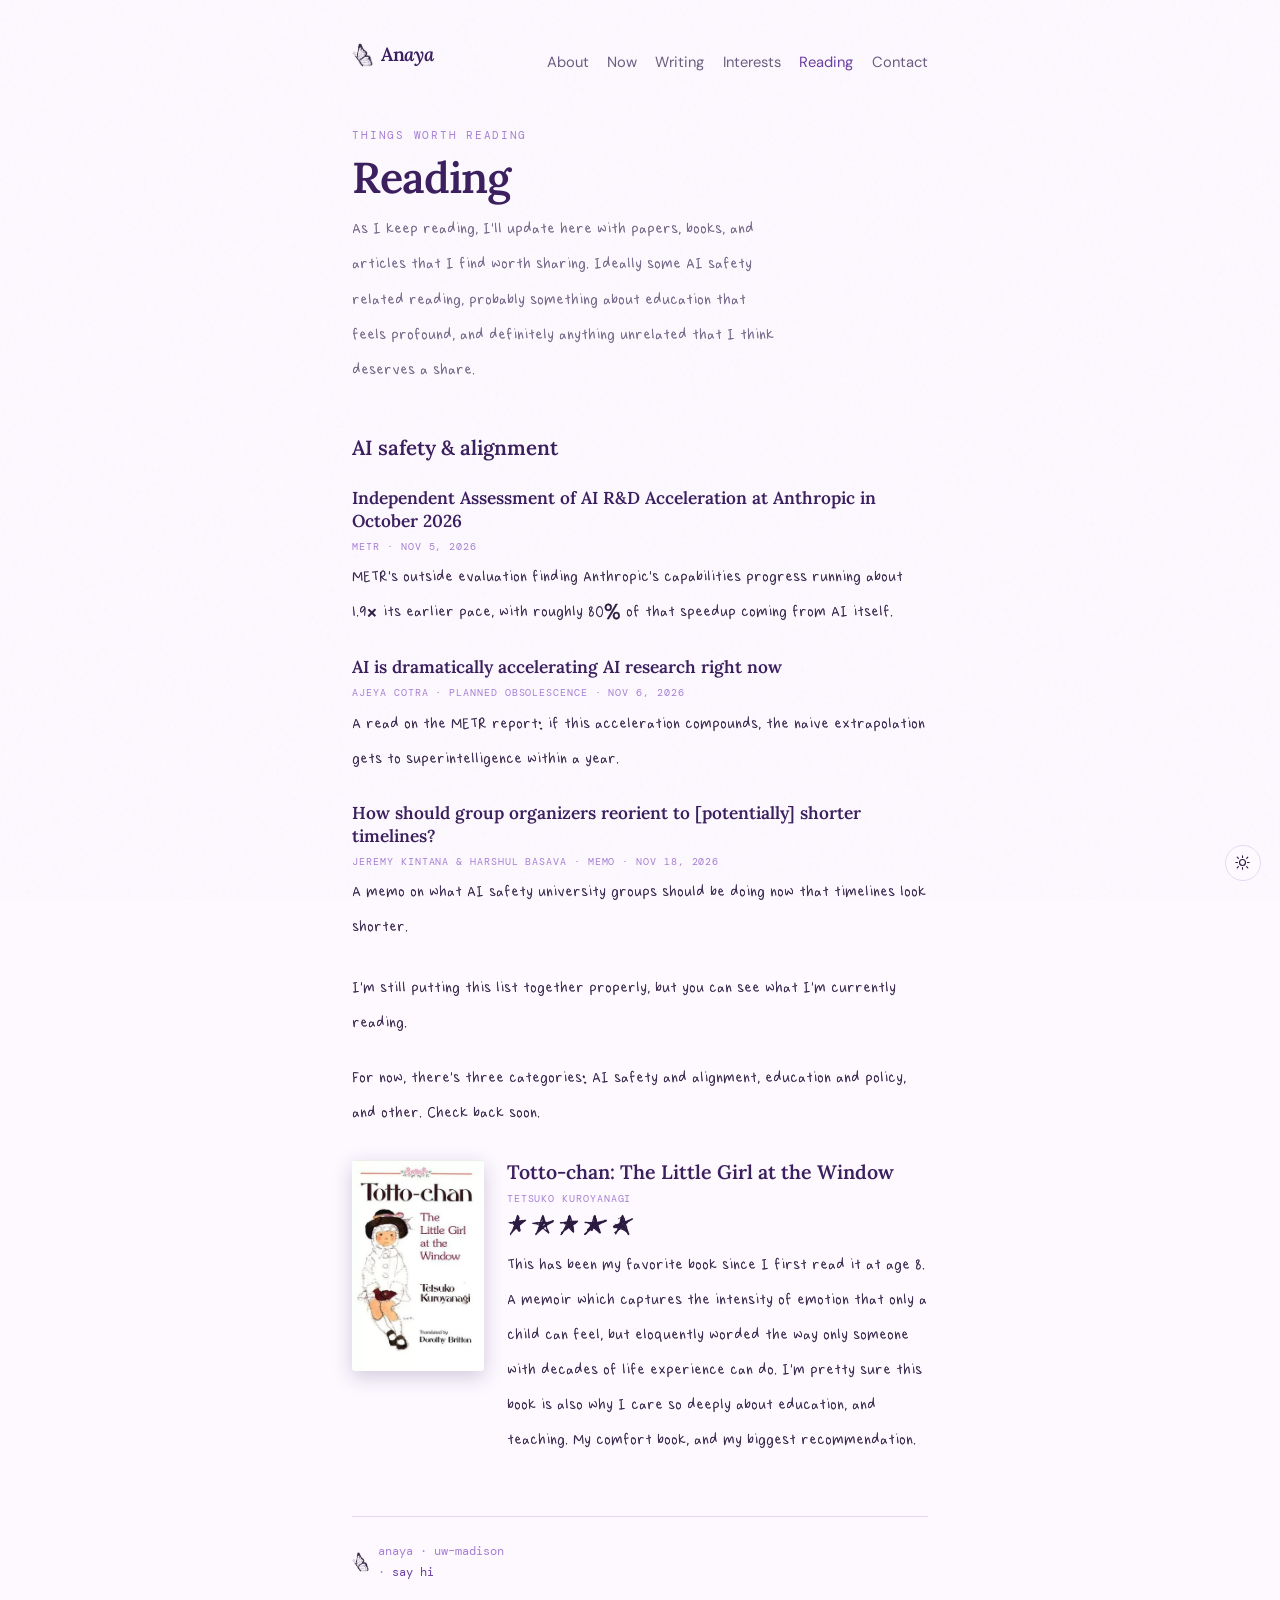
<file: reading.html>
<!DOCTYPE html>
<html lang="en" data-theme="light">
<head>
  <meta charset="UTF-8"/><meta name="viewport" content="width=device-width, initial-scale=1.0"/>
  <title>Reading — Anaya Mandal</title>
  <meta name="description" content="Anaya Mandal's reading list — papers, books, and essays on AI safety, education, and policy.">
  <link rel="canonical" href="https://anayamandal.com/reading">
  <meta name="author" content="Anaya Mandal">
  <meta name="theme-color" content="#6b3fa0">
  <meta property="og:type" content="website">
  <meta property="og:title" content="Reading — Anaya">
  <meta property="og:description" content="Papers, books, essays, and links Anaya keeps returning to.">
  <meta property="og:url" content="https://anayamandal.com/reading">
  <meta name="twitter:card" content="summary_large_image">
  <meta property="og:image" content="https://anayamandal.com/og-image.png">
  <meta property="og:image:width" content="1200">
  <meta property="og:image:height" content="630">
  <meta name="twitter:image" content="https://anayamandal.com/og-image.png">
  <script>(function(){try{var t=localStorage.getItem('anaya-theme');if(t)document.documentElement.setAttribute('data-theme',t);}catch(e){}})();</script>
  <link rel="preconnect" href="https://fonts.googleapis.com">
  <link href="https://fonts.googleapis.com/css2?family=Lora:ital,wght@0,400;0,600;1,400&family=DM+Sans:wght@300;400;500&family=DM+Mono:wght@400;500&display=swap" rel="stylesheet">
  <link rel="stylesheet" href="shared.css">
  <link rel="icon" href="/favicon.ico" sizes="48x48">
  <link rel="icon" type="image/png" sizes="192x192" href="/favicon-192.png">
  <link rel="icon" type="image/png" sizes="96x96" href="/favicon-96.png">
  <link rel="icon" type="image/png" sizes="48x48" href="/favicon-48.png">
  <link rel="icon" type="image/svg+xml" href="/favicon.svg">
  <link rel="apple-touch-icon" href="/apple-touch-icon.png">
  <style>
    .book { display: flex; gap: 1.4rem; align-items: flex-start; margin: 1.8rem 0; }
    .book-cover { flex-shrink: 0; width: 132px; height: auto; border-radius: 4px;
      box-shadow: 0 6px 20px rgba(59,31,94,0.22); display: block; }
    .book-body { flex: 1; min-width: 0; }
    .book-title { font-family: 'Lora', serif; font-weight: 600; font-size: 1.22rem;
      color: var(--plum); line-height: 1.2; margin: 0; }
    .book-title a { color: inherit; text-decoration: none; }
    .book-title a:hover { text-decoration: underline; text-underline-offset: 3px; }
    .book-author { font-family: 'DM Mono', monospace; font-size: .64rem; text-transform: uppercase;
      letter-spacing: .09em; color: var(--lavender); margin: .4rem 0 .45rem; }
    .stars { display: flex; gap: 4px; align-items: center; margin: .15rem 0 .7rem; }
    .star { height: 22px; width: auto; }
    .book-body p { margin: 0; }
    .article { margin: 1.4rem 0 1.6rem; }
    .article-title { font-family: 'Lora', serif; font-weight: 600; font-size: 1.08rem;
      color: var(--plum); line-height: 1.3; margin: 0; }
    .article-title a { color: inherit; text-decoration: none; }
    .article-title a:hover { text-decoration: underline; text-underline-offset: 3px; }
    .article .book-author { margin: .35rem 0 .3rem; }
    .article p { margin: 0; }
    @media (max-width: 460px) { .book { gap: 1.1rem; } .book-cover { width: 104px; } }
  </style>
</head>
<body>
  <button class="theme-btn" onclick="toggleTheme()" aria-label="Toggle theme">
    <svg class="icon-sun" width="17" height="17" viewBox="0 0 24 24" fill="none" stroke="currentColor" stroke-width="1.6" stroke-linecap="round" aria-hidden="true"><circle cx="12" cy="12" r="4.2"/><path d="M12 2.6v2.4M12 19v2.4M4.5 4.5l1.7 1.7M17.8 17.8l1.7 1.7M2.6 12H5M19 12h2.4M4.5 19.5l1.7-1.7M17.8 6.2l1.7-1.7"/></svg><svg class="icon-moon" width="16" height="16" viewBox="0 0 24 24" fill="currentColor" aria-hidden="true"><path d="M20.5 15.2A8 8 0 0 1 9.3 4 7 7 0 1 0 20.5 15.2z"/></svg>
  </button>

  <div class="wrap">
    <nav class="nav">
      <a href="/" class="nav-home">
        <img class="ink-dark" src="butterfly-dark.png" alt="" aria-hidden="true">
        <img class="ink-light" src="butterfly-light.png" alt="" aria-hidden="true">
        <span>An<em>aya</em></span>
      </a>
      <div class="nav-links">
        <a href="/about">About</a>
        <a href="/now">Now</a>
        <a href="/blog">Writing</a>
        <a href="/interests">Interests</a>
        <a href="/reading" class="active">Reading</a>
        <a href="/contact">Contact</a>
      </div>
    </nav>

    <div class="kicker">things worth reading</div>
    <h1 class="title">Reading</h1>
    <p class="sub">As I keep reading, I'll update here with papers, books, and articles that I find worth sharing. Ideally some AI safety related reading, probably something about education that feels profound, and definitely anything unrelated that I think deserves a share.</p>

    <h2>AI safety &amp; alignment</h2>

    <div class="article">
      <h3 class="article-title"><a href="https://metr.org/blog/2026-11-05-anthropic-ai-rd-acceleration-assessment/" target="_blank" rel="noopener noreferrer">Independent Assessment of AI R&amp;D Acceleration at Anthropic in October 2026</a></h3>
      <div class="book-author">METR · Nov 5, 2026</div>
      <p>METR's outside evaluation finding Anthropic's capabilities progress running about 1.9× its earlier pace, with roughly 80% of that speedup coming from AI itself.</p>
    </div>

    <div class="article">
      <h3 class="article-title"><a href="https://www.planned-obsolescence.org/p/ai-is-dramatically-accelerating-ai" target="_blank" rel="noopener noreferrer">AI is dramatically accelerating AI research right now</a></h3>
      <div class="book-author">Ajeya Cotra · Planned Obsolescence · Nov 6, 2026</div>
      <p>A read on the METR report: if this acceleration compounds, the naive extrapolation gets to superintelligence within a year.</p>
    </div>

    <div class="article">
      <h3 class="article-title"><a href="https://docs.google.com/document/d/191IVCL-e0zs5L_N3uqqjQi2YW04O4BJlZpZjGgp8Mmw/edit" target="_blank" rel="noopener noreferrer">How should group organizers reorient to [potentially] shorter timelines?</a></h3>
      <div class="book-author">Jeremy Kintana &amp; Harshul Basava · memo · Nov 18, 2026</div>
      <p>A memo on what AI safety university groups should be doing now that timelines look shorter.</p>
    </div>

    <p class="lead-in">I'm still putting this list together properly, but you can see what I'm currently reading.</p>
    <p>For now, there's three categories: AI safety and alignment, education and policy, and other. Check back soon.</p>

    <div class="book">
      <a href="https://www.goodreads.com/book/show/328802.Totto_chan" target="_blank" rel="noopener noreferrer">
        <img class="book-cover" src="books/totto-chan.jpg" alt="Cover of Totto-chan: The Little Girl at the Window by Tetsuko Kuroyanagi">
      </a>
      <div class="book-body">
        <h2 class="book-title"><a href="https://www.goodreads.com/book/show/328802.Totto_chan" target="_blank" rel="noopener noreferrer">Totto-chan: The Little Girl at the Window</a></h2>
        <div class="book-author">Tetsuko Kuroyanagi</div>
        <div class="stars" role="img" aria-label="Rated 5 out of 5 stars">
          <img class="star ink-dark" src="stars/filled-1.png" alt="" aria-hidden="true"><img class="star ink-light" src="stars/filled-1-light.png" alt="" aria-hidden="true">
          <img class="star ink-dark" src="stars/filled-2.png" alt="" aria-hidden="true"><img class="star ink-light" src="stars/filled-2-light.png" alt="" aria-hidden="true">
          <img class="star ink-dark" src="stars/filled-3.png" alt="" aria-hidden="true"><img class="star ink-light" src="stars/filled-3-light.png" alt="" aria-hidden="true">
          <img class="star ink-dark" src="stars/filled-4.png" alt="" aria-hidden="true"><img class="star ink-light" src="stars/filled-4-light.png" alt="" aria-hidden="true">
          <img class="star ink-dark" src="stars/filled-5.png" alt="" aria-hidden="true"><img class="star ink-light" src="stars/filled-5-light.png" alt="" aria-hidden="true">
        </div>
        <p>This has been my favorite book since I first read it at age 8. A memoir which captures the intensity of emotion that only a child can feel, but eloquently worded the way only someone with decades of life experience can do. I'm pretty sure this book is also why I care so deeply about education, and teaching. My comfort book, and my biggest recommendation. </p>
      </div>
    </div>

    <footer>
      <img class="foot-fly ink-dark" src="butterfly-dark.png" alt="" aria-hidden="true">
      <img class="foot-fly ink-light" src="butterfly-light.png" alt="" aria-hidden="true">
      <span>anaya · uw–madison · <a href="/contact">say hi</a></span>
      <iframe src="https://waisi.live/embed/anaya"
        title="waisi.live webring"
        style="width:100%;height:44px;border:0"
        loading="lazy"></iframe>
    </footer>
  </div>

  <script>
    function toggleTheme() {
      var d = document.documentElement.getAttribute('data-theme') === 'dark';
      document.documentElement.setAttribute('data-theme', d ? 'light' : 'dark');
      localStorage.setItem('anaya-theme', d ? 'light' : 'dark');
    }
  </script>
</body>
</html>
</file>
<file: shared.css>
/* shared.css — Anaya · simple & handmade */
*, *::before, *::after { box-sizing: border-box; margin: 0; padding: 0; }

@font-face {
  font-family: 'Handwriting';
  src: url('fonts/handwriting.woff') format('woff'),
       url('fonts/handwriting.ttf') format('truetype');
  font-weight: normal; font-style: normal; font-display: swap;
}
/* second handwriting font — fills in the punctuation the first one lacks
   (– — : ; @ · [ ]), scaled up to match its x-height */
@font-face {
  font-family: 'Handwriting';
  src: url('fonts/handwriting-punct.woff') format('woff'),
       url('fonts/handwriting-punct.otf') format('opentype');
  font-weight: normal; font-style: normal; font-display: swap;
  size-adjust: 122.3%;
  unicode-range: U+002D, U+2013, U+2014, U+003A, U+003B, U+0040, U+00B7, U+005B, U+005D;
}

:root, [data-theme="light"] {
  --bg:       #fdf9ff;
  --ink:      #2b1a40;
  --ink2:     #6b5e80;
  --plum:     #3b1f5e;
  --violet:   #6b3fa0;
  --lavender: #a67fd4;
  --rule:     #e4d8f2;
}
[data-theme="dark"] {
  --bg:       #0e0718;
  --ink:      #ece4fb;
  --ink2:     #a892c8;
  --plum:     #d9c4f5;
  --violet:   #bd93e8;
  --lavender: #8a6fb0;
  --rule:     #2a1a44;
}

html { scroll-behavior: smooth; }

body {
  font-family: 'DM Sans', system-ui, sans-serif;
  background: var(--bg);
  color: var(--ink);
  line-height: 1.72;
  min-height: 100vh;
  -webkit-font-smoothing: antialiased;
  transition: background .3s, color .3s;
}

/* faint paper grain — a little handmade texture */
body::before {
  content: ''; position: fixed; inset: 0; z-index: 0; pointer-events: none;
  background-image: url("data:image/svg+xml,%3Csvg viewBox='0 0 256 256' xmlns='http://www.w3.org/2000/svg'%3E%3Cfilter id='n'%3E%3CfeTurbulence type='fractalNoise' baseFrequency='0.9' numOctaves='4' stitchTiles='stitch'/%3E%3C/filter%3E%3Crect width='100%25' height='100%25' filter='url(%23n)' opacity='0.035'/%3E%3C/svg%3E");
}

/* container */
.wrap {
  position: relative; z-index: 1;
  max-width: 620px;
  margin: 0 auto;
  padding: 2.4rem 1.4rem 4rem;
}

/* ---- nav ---- */
.nav {
  display: flex; flex-wrap: wrap; align-items: baseline;
  justify-content: space-between; gap: .5rem 1.2rem;
  margin-bottom: 3.2rem;
}
.nav-home {
  display: inline-flex; align-items: center; gap: .5rem;
  font-family: 'Lora', serif; font-weight: 600; font-size: 1.18rem;
  color: var(--plum); text-decoration: none; letter-spacing: -.01em;
}
.nav-home em { font-style: italic; }
.nav-home img { height: 24px; width: auto; }
.nav-links { display: flex; flex-wrap: wrap; gap: .2rem 1.15rem; }
.nav-links a {
  color: var(--ink2); text-decoration: none; font-size: .92rem;
  transition: color .15s;
}
.nav-links a:hover { color: var(--violet); text-decoration: underline; text-underline-offset: 3px; }
.nav-links a.active { color: var(--violet); }

/* ---- headings & text ---- */
.kicker {
  font-family: 'DM Mono', monospace; font-size: .68rem;
  letter-spacing: .16em; text-transform: uppercase; color: var(--lavender);
  margin-bottom: .55rem;
}
h1.title {
  font-family: 'Lora', serif; font-weight: 600;
  font-size: clamp(2rem, 5vw, 2.7rem); line-height: 1.1;
  color: var(--plum); letter-spacing: -.02em;
}
h1.title em { font-style: italic; color: var(--violet); }
.sub { color: var(--ink2); margin-top: .7rem; font-size: 1rem; max-width: 48ch; }
h2 {
  font-family: 'Lora', serif; font-weight: 600; font-size: 1.28rem;
  color: var(--plum); margin: 2.6rem 0 .5rem;
}
p { margin-bottom: 1rem; }
a { color: var(--violet); text-underline-offset: 2px; }
strong { color: var(--ink); font-weight: 600; }
/* ── HANDWRITTEN BODY TEXT ── */
.wrap p, ul.list > li {
  font-family: 'Handwriting', 'DM Sans', system-ui, sans-serif;
  font-size: 1.34rem;
  line-height: 1.64;
  -webkit-text-stroke: 0.4px currentColor;
}
.lead-in { font-size: 1.48rem; line-height: 1.52; margin: 1.6rem 0 1.2rem; }

/* ---- simple lists (no boxes) ---- */
ul.list { list-style: none; margin: .4rem 0 1.4rem; }
ul.list > li {
  position: relative; padding-left: 1.35rem; margin-bottom: .9rem;
  line-height: 1.66;
}
ul.list > li::before {
  content: '—'; position: absolute; left: 0; color: var(--lavender);
}

/* ---- dividers ---- */
.divider { text-align: center; margin: 2.8rem 0; }
.divider img { height: 22px; width: auto; opacity: .7; }
hr.rule { border: none; border-top: 1px solid var(--rule); margin: 2.4rem 0; }

/* ---- footer ---- */
footer {
  margin-top: 3.6rem; padding-top: 1.4rem; border-top: 1px solid var(--rule);
  display: flex; align-items: center; gap: .55rem;
  font-family: 'DM Mono', monospace; font-size: .74rem; color: var(--lavender);
}
footer a { color: var(--violet); text-decoration: none; }
footer a:hover { text-decoration: underline; }

/* hand-drawn butterfly, theme-aware */
.ink-dark { display: inline-block; } .ink-light { display: none; }
[data-theme="dark"] .ink-dark { display: none; } [data-theme="dark"] .ink-light { display: inline-block; }
.foot-fly { height: 20px; width: auto; }

/* ---- theme toggle ---- */
.theme-btn {
  position: fixed; bottom: 1.2rem; right: 1.2rem; z-index: 50;
  width: 36px; height: 36px; border-radius: 50%;
  border: 1px solid var(--rule); background: var(--bg); color: inherit;
  cursor: pointer; font-size: 1rem; line-height: 1;
  display: flex; align-items: center; justify-content: center;
}
.icon-sun { display: inline; } .icon-moon { display: none; }
[data-theme="dark"] .icon-sun { display: none; } [data-theme="dark"] .icon-moon { display: inline; }

/* ---- home hero ---- */
.home { text-align: center; margin: 1rem 0 1.6rem; }
.home-fly { height: 116px; width: auto; margin-bottom: 1.1rem; }
.home-name {
  font-family: 'Lora', serif; font-weight: 600;
  font-size: clamp(2.6rem, 9vw, 3.8rem); line-height: 1;
  color: var(--plum); letter-spacing: -.03em;
}
.home-name em { font-style: italic; }

@media (prefers-reduced-motion: reduce) {
  *, *::before, *::after {
    animation-duration: .001ms !important;
    transition-duration: .001ms !important;
    scroll-behavior: auto !important;
  }
}
</file>
